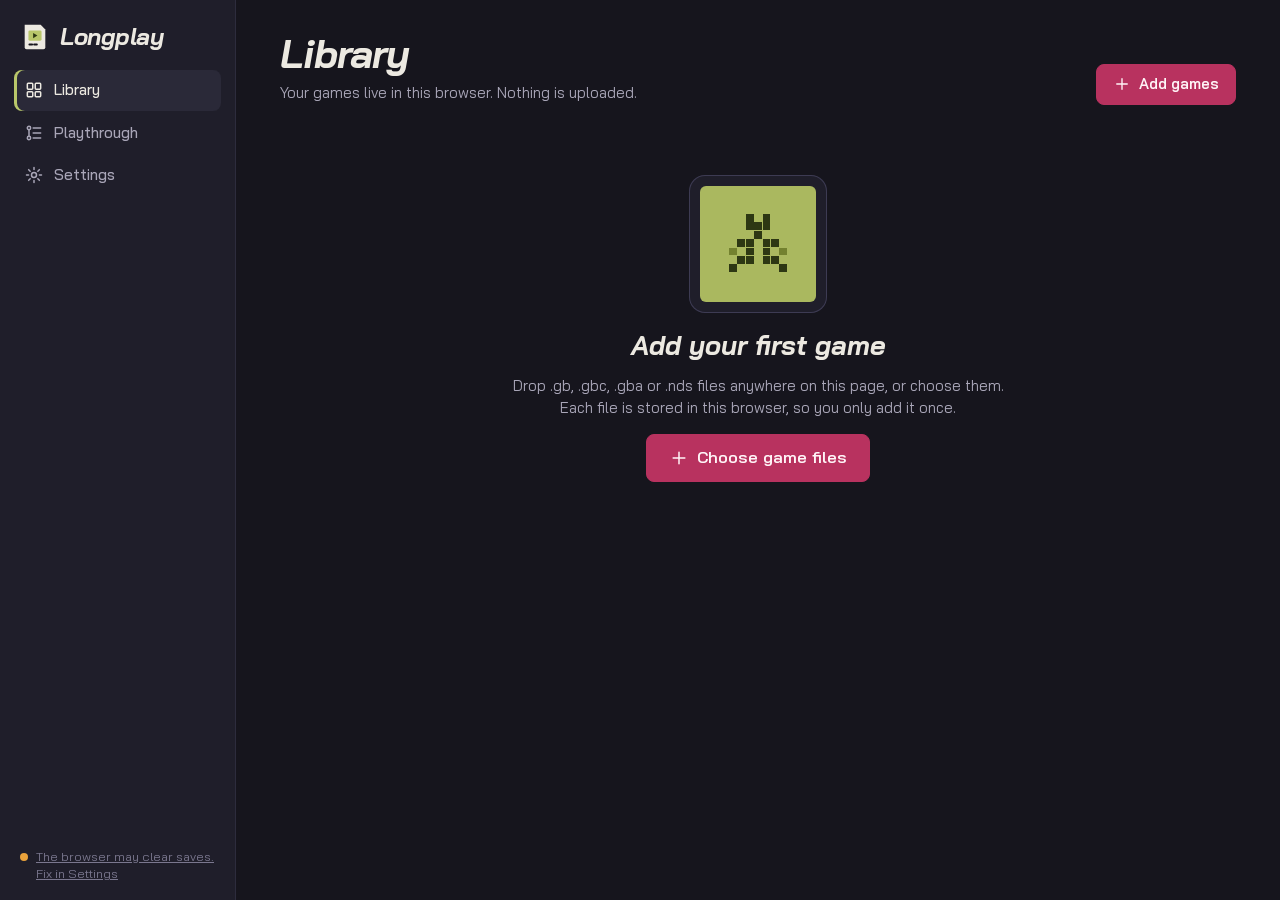
<file: index.html>
<!doctype html>
<html lang="en">
<head>
<meta charset="utf-8">
<meta name="viewport" content="width=device-width, initial-scale=1, viewport-fit=cover">
<meta name="theme-color" content="#16151d">
<meta name="color-scheme" content="dark">
<title>Longplay</title>
<meta name="description" content="Play your own handheld game files in the browser, in release order, with progress saved automatically.">
<link rel="icon" href="icon.svg" type="image/svg+xml">
<link rel="manifest" href="manifest.webmanifest">
<link rel="preload" href="fonts/bai-jamjuree-latin-700-italic.woff2" as="font" type="font/woff2" crossorigin>
<link rel="stylesheet" href="css/app.css">
</head>
<body>
<div class="app" id="app">
  <nav class="rail" aria-label="Main">
    <a class="brand" href="#/library" aria-label="Longplay, library">
      <svg class="brand__mark" viewBox="0 0 32 32" aria-hidden="true"><path d="M5 3h17l5 5v19a2 2 0 0 1-2 2H7a2 2 0 0 1-2-2z" fill="currentColor"/><rect x="9" y="9" width="14" height="11" rx="1.5" fill="#b9c76a"/><path d="M14 11.8v5.4l4.6-2.7z" fill="#2d3713"/><path d="M10 24h3M15 24h3" stroke="#16151d" stroke-width="2" stroke-linecap="round"/></svg>
      <span class="brand__name">Longplay</span>
    </a>
    <button class="rail__continue" id="continue" type="button" hidden></button>
    <ul class="rail__nav">
      <li><a href="#/library" data-nav="library"><span data-icon="shelf"></span><span>Library</span></a></li>
      <li><a href="#/playthrough" data-nav="playthrough"><span data-icon="route"></span><span>Playthrough</span></a></li>
      <li><a href="#/settings" data-nav="settings"><span data-icon="gear"></span><span>Settings</span></a></li>
    </ul>
    <p class="rail__foot" id="rail-foot"></p>
  </nav>
  <main class="main" id="main">
    <section class="view" id="view-library" aria-label="Library"></section>
    <section class="view" id="view-playthrough" aria-label="Playthrough" hidden></section>
    <section class="view" id="view-settings" aria-label="Settings" hidden></section>
  </main>
</div>
<section class="player" id="view-player" aria-label="Player" hidden></section>
<div class="dropveil" id="dropveil" hidden><p>Drop game files to add them</p></div>
<div class="toasts" id="toasts" aria-live="polite"></div>
<noscript><p style="padding:24px;font:16px system-ui;color:#ece9e1;background:#16151d">Longplay needs JavaScript to run the emulator.</p></noscript>
<script type="module" src="js/app.js"></script>
</body>
</html>
</file>
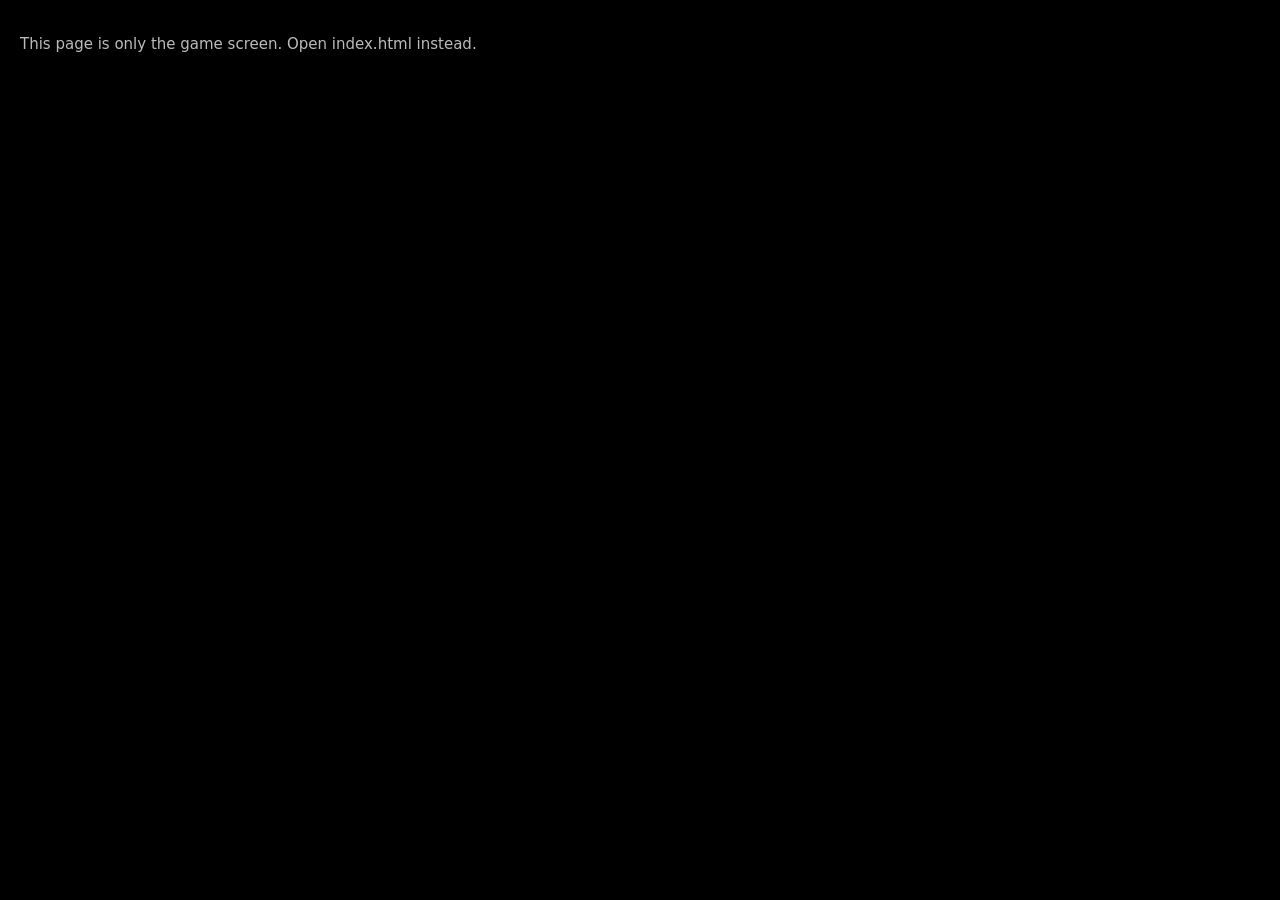
<file: player.html>
<!doctype html>
<html lang="en">
<head>
<meta charset="utf-8">
<meta name="viewport" content="width=device-width, initial-scale=1, viewport-fit=cover">
<meta name="robots" content="noindex">
<title>Game screen</title>
<style>
  html, body { margin: 0; width: 100%; height: 100%; background: #000; overflow: hidden;
    touch-action: none; -webkit-user-select: none; user-select: none; -webkit-touch-callout: none; }
  #game { position: absolute; inset: 0; background: #000; outline: none; }
  /* Longplay draws every control itself, so the emulator's own menus and prompts stay hidden. */
  #game > :not(.ejs_game):not(.ejs_canvas_parent) { display: none !important; }
  #game canvas { display: block; width: 100%; height: 100%; image-rendering: pixelated !important; }
  html.smooth #game canvas { image-rendering: auto !important; }
</style>
</head>
<body>
<div id="game"></div>
<script src="js/player-frame.js"></script>
</body>
</html>
</file>
<file: css/app.css>
/* Longplay. Palette: dark handheld shell, olive dot-matrix LCD, raspberry action buttons. */

@font-face { font-family: "Bai Jamjuree"; src: url("../fonts/bai-jamjuree-latin-400-normal.woff2") format("woff2"); font-weight: 400; font-style: normal; font-display: swap; }
@font-face { font-family: "Bai Jamjuree"; src: url("../fonts/bai-jamjuree-latin-500-normal.woff2") format("woff2"); font-weight: 500; font-style: normal; font-display: swap; }
@font-face { font-family: "Bai Jamjuree"; src: url("../fonts/bai-jamjuree-latin-600-normal.woff2") format("woff2"); font-weight: 600; font-style: normal; font-display: swap; }
@font-face { font-family: "Bai Jamjuree"; src: url("../fonts/bai-jamjuree-latin-700-normal.woff2") format("woff2"); font-weight: 700; font-style: normal; font-display: swap; }
@font-face { font-family: "Bai Jamjuree"; src: url("../fonts/bai-jamjuree-latin-600-italic.woff2") format("woff2"); font-weight: 600; font-style: italic; font-display: swap; }
@font-face { font-family: "Bai Jamjuree"; src: url("../fonts/bai-jamjuree-latin-700-italic.woff2") format("woff2"); font-weight: 700; font-style: italic; font-display: swap; }

:root {
  --shell: #16151d;
  --panel: #1f1e2a;
  --raised: #2a2938;
  --line: #3d3b53;
  --line-soft: #2d2c3d;
  --ink: #ece9e1;
  --ink-dim: #a9a6b8;
  --ink-faint: #7a778e;
  --lcd: #b9c76a;
  --lcd-bg: #aab85f;
  --lcd-mid: #73812f;
  --lcd-deep: #2d3713;
  --btn: #b8325f;
  --btn-hi: #cf4070;
  --btn-ink: #fff4f7;
  --amber: #e9a23b;
  --red: #ff5a4d;
  --font: "Bai Jamjuree", ui-sans-serif, system-ui, -apple-system, "Segoe UI", Roboto, sans-serif;
  --display: italic 700 1em/1.15 var(--font);
}

*, *::before, *::after { box-sizing: border-box; }
html { color-scheme: dark; -webkit-text-size-adjust: 100%; }
body { margin: 0; min-height: 100dvh; background: var(--shell); color: var(--ink); font: 400 15px/1.5 var(--font); }
[hidden] { display: none !important; }
h1, h2, h3, p, dl { margin: 0; }
button, input, select, textarea { font: inherit; color: inherit; }
a { color: inherit; }
:focus-visible { outline: 2px solid var(--lcd); outline-offset: 2px; }
.icon { flex: none; display: block; }
.dim { color: var(--ink-dim); }
.warn { color: var(--amber); }

/* ---- Shell ---------------------------------------------------------------------------------- */
.app { display: grid; grid-template-columns: 236px minmax(0, 1fr); min-height: 100dvh; }
.rail { position: sticky; top: 0; height: 100dvh; display: flex; flex-direction: column; gap: 18px; padding: 22px 14px 18px; background: var(--panel); border-right: 1px solid var(--line-soft); }
.brand { display: flex; align-items: center; gap: 10px; padding: 0 6px; text-decoration: none; }
.brand__mark { width: 30px; height: 30px; color: var(--ink); }
.brand__name { font: var(--display); font-size: 24px; letter-spacing: -0.02em; }
.brand--top { display: none; }
.rail__continue { display: flex; align-items: center; gap: 10px; padding: 10px 12px; border: 0; border-radius: 10px; background: var(--btn); color: var(--btn-ink); text-align: left; cursor: pointer; }
.rail__continue:hover { background: var(--btn-hi); }
.rail__continue-text { display: flex; flex-direction: column; min-width: 0; line-height: 1.25; }
.rail__continue-text b { font-weight: 700; }
.rail__continue-text small { font-size: 12.5px; opacity: 0.88; white-space: nowrap; overflow: hidden; text-overflow: ellipsis; }
.rail__nav { list-style: none; margin: 0; padding: 0; display: flex; flex-direction: column; gap: 2px; }
.rail__nav a { display: flex; align-items: center; gap: 10px; padding: 9px 10px; border-radius: 8px; color: var(--ink-dim); font-weight: 500; text-decoration: none; }
.rail__nav a:hover { color: var(--ink); background: var(--raised); }
.rail__nav a.is-on { color: var(--ink); background: var(--raised); box-shadow: inset 3px 0 0 var(--lcd); }
.rail__foot { margin-top: auto; padding: 0 6px; display: flex; gap: 8px; align-items: baseline; font-size: 12.5px; line-height: 1.35; color: var(--ink-faint); }
.dot { flex: none; display: inline-block; width: 8px; height: 8px; border-radius: 50%; }
.dot--ok { background: var(--lcd); }
.dot--warn { background: var(--amber); }
.main { min-width: 0; padding: 30px clamp(18px, 4vw, 44px) 64px; }
.view { max-width: 1180px; }
.viewhead { display: flex; flex-wrap: wrap; align-items: flex-end; justify-content: space-between; gap: 14px 16px; margin-bottom: 22px; }
.viewhead__title { font: var(--display); font-size: clamp(30px, 4vw, 40px); letter-spacing: -0.025em; }
.viewhead__sub { margin-top: 6px; color: var(--ink-dim); }
.viewhead__acts { display: flex; align-items: center; gap: 10px; }

@media (max-width: 780px) {
  .app { grid-template-columns: minmax(0, 1fr); }
  .rail { position: fixed; inset: auto 0 0 0; z-index: 20; height: auto; flex-direction: row; align-items: center; gap: 6px; padding: 6px 10px calc(6px + env(safe-area-inset-bottom)); border-right: 0; border-top: 1px solid var(--line-soft); }
  .rail .brand, .rail__foot { display: none; }
  .brand--top { display: flex; margin-bottom: 16px; padding: 0; }
  .rail__nav { flex: 1; flex-direction: row; justify-content: space-around; }
  .rail__nav a { flex-direction: column; gap: 2px; padding: 6px 12px; font-size: 11.5px; }
  .rail__nav a.is-on { box-shadow: inset 0 -3px 0 var(--lcd); }
  .rail__continue { padding: 9px 12px; }
  .rail__continue-text small { display: none; }
  .main { padding: 18px 14px 100px; }
}

/* ---- Controls ------------------------------------------------------------------------------- */
.btn { display: inline-flex; align-items: center; justify-content: center; gap: 8px; min-height: 40px; padding: 8px 16px; border: 1px solid var(--line); border-radius: 8px; background: var(--raised); color: var(--ink); font-weight: 600; white-space: nowrap; text-decoration: none; cursor: pointer; }
.btn:hover { border-color: var(--ink-faint); }
.btn:disabled { opacity: 0.45; cursor: not-allowed; }
.btn--primary { background: var(--btn); border-color: var(--btn); color: var(--btn-ink); }
.btn--primary:hover { background: var(--btn-hi); border-color: var(--btn-hi); }
.btn--danger { background: transparent; border-color: #7a2f38; color: #ff9a8f; }
.btn--danger:hover { background: #3a1c22; border-color: #a8424d; }
.btn--quiet { background: transparent; }
.btn--small { min-height: 32px; padding: 4px 11px; border-radius: 7px; font-size: 13.5px; }
.btn--big { min-height: 48px; padding: 10px 22px; font-size: 16.5px; }
.btn--wide { width: 100%; }
.btn.is-armed, .iconbtn.is-armed { border-color: var(--amber); color: var(--amber); }
.iconbtn { flex: none; display: inline-grid; place-items: center; width: 40px; height: 40px; padding: 0; border: 1px solid transparent; border-radius: 8px; background: transparent; color: var(--ink-dim); cursor: pointer; }
.iconbtn:hover { color: var(--ink); background: var(--raised); }
.iconbtn--small { width: 32px; height: 32px; }
.iconbtn[aria-pressed="true"] { color: var(--lcd); background: var(--raised); }
.input, .select { width: 100%; padding: 9px 11px; border: 1px solid var(--line); border-radius: 8px; background: var(--shell); color: var(--ink); }
.select { width: auto; min-height: 40px; padding-right: 30px; cursor: pointer; }
.input--title { font-size: 19px; font-weight: 600; }
.textarea { min-height: 110px; line-height: 1.45; resize: vertical; }
.badge { flex: none; display: inline-block; padding: 1px 6px; border: 1px solid var(--line); border-radius: 4px; color: var(--ink-dim); font-size: 11px; font-weight: 700; letter-spacing: 0.04em; line-height: 1.5; }
.check { display: inline-flex; align-items: center; gap: 7px; color: var(--ink-dim); font-size: 13.5px; cursor: pointer; }
.check input { flex: none; display: grid; place-items: center; width: 18px; height: 18px; margin: 0; border: 1.5px solid var(--ink-faint); border-radius: 5px; -webkit-appearance: none; appearance: none; cursor: pointer; }
.check input:checked { border-color: var(--lcd); background: var(--lcd); }
.check input:checked::after { content: ""; width: 9px; height: 5px; border: 2px solid var(--lcd-deep); border-top: 0; border-right: 0; transform: rotate(-45deg) translate(1px, -1px); }
.check input:checked + span { color: var(--ink); }
.switch { position: relative; display: inline-block; width: 46px; height: 26px; }
.switch input { position: absolute; inset: 0; width: 100%; height: 100%; margin: 0; opacity: 0; cursor: pointer; }
.switch i { position: absolute; inset: 0; border-radius: 999px; background: var(--raised); border: 1px solid var(--line); pointer-events: none; }
.switch i::after { content: ""; position: absolute; top: 3px; left: 3px; width: 18px; height: 18px; border-radius: 50%; background: var(--ink-faint); transition: transform 0.12s; }
.switch input:checked + i { background: var(--lcd); border-color: var(--lcd); }
.switch input:checked + i::after { transform: translateX(20px); background: var(--lcd-deep); }
.switch input:focus-visible + i { outline: 2px solid var(--lcd); outline-offset: 2px; }
.row { display: flex; flex-wrap: wrap; gap: 8px; align-items: center; }
.stack { display: flex; flex-direction: column; gap: 12px; }
.field { display: flex; flex-direction: column; gap: 6px; }
.field__label { font-size: 13.5px; font-weight: 600; }
.field__err { color: #ff9a8f; font-size: 13.5px; }
.kbd { display: inline-block; min-width: 26px; padding: 1px 7px; border: 1px solid var(--line); border-bottom-width: 2px; border-radius: 5px; background: var(--shell); font-size: 12.5px; font-weight: 600; text-align: center; white-space: nowrap; }

/* ---- Library -------------------------------------------------------------------------------- */
.resume { display: grid; grid-template-columns: auto minmax(0, 1fr) auto; gap: 20px; align-items: center; margin-bottom: 30px; padding: 16px 20px 16px 18px; border: 1px solid var(--line-soft); border-radius: 14px; background: var(--panel); }
.resume__screen { display: grid; place-items: center; width: 132px; aspect-ratio: 3 / 2; overflow: hidden; border-radius: 4px; background: #000; box-shadow: 0 0 0 5px #0d0c12; }
.resume__screen--gb, .resume__screen--gbc { width: 112px; aspect-ratio: 10 / 9; }
.resume__screen--nds { width: 72px; aspect-ratio: 2 / 3; }
.resume__screen .label { width: 100%; height: 100%; }
.resume__shot { display: block; width: 100%; height: 100%; object-fit: cover; image-rendering: pixelated; }
.resume__kicker { color: var(--ink-dim); font-size: 13px; }
.resume__title { margin: 2px 0 6px; font: var(--display); font-size: 25px; letter-spacing: -0.015em; }
.resume__line { display: flex; align-items: center; gap: 10px; color: var(--ink-dim); font-size: 14px; }
@media (max-width: 620px) {
  .resume { grid-template-columns: auto minmax(0, 1fr); }
  .resume .btn { grid-column: 1 / -1; }
}

.shelf { display: grid; grid-template-columns: repeat(auto-fill, minmax(168px, 1fr)); gap: 28px 20px; }
.cart--gb { --cart: #4b4a52; }
.cart--gbc { --cart: #4c3e6e; }
.cart--gba { --cart: #34416d; }
.cart--nds { --cart: #2c4b4d; }
.cart__shell { position: relative; padding: 20px 12px 12px; border-radius: 6px 6px 13px 13px; background: var(--cart, #3a3945); box-shadow: inset 0 1px 0 rgba(255, 255, 255, 0.11), inset 0 -3px 0 rgba(0, 0, 0, 0.26); }
.cart__shell::before { content: ""; position: absolute; top: 7px; left: 24%; right: 24%; height: 6px; border-radius: 2px; background: repeating-linear-gradient(90deg, rgba(0, 0, 0, 0.34) 0 3px, transparent 3px 7px); }
.cart__label { position: relative; display: block; width: 100%; aspect-ratio: 1 / 1; padding: 0; overflow: hidden; border: 0; border-radius: 4px; background: var(--lcd-bg); cursor: pointer; }
.label { display: grid; place-items: center; width: 100%; height: 100%; background: var(--lcd-bg) radial-gradient(circle at 1px 1px, rgba(45, 55, 19, 0.17) 1px, transparent 1.3px) 0 0 / 6px 6px; }
.sprite { width: 80%; height: 80%; shape-rendering: crispEdges; }
.sprite__ink { fill: var(--lcd-deep); }
.sprite__mid { fill: var(--lcd-mid); }
.label__img { display: block; width: 100%; height: 100%; object-fit: cover; }
.cart__go { position: absolute; inset: 0; display: grid; place-items: center; background: rgba(22, 21, 29, 0.58); color: #fff; opacity: 0; transition: opacity 0.12s; }
.cart__label:hover .cart__go, .cart__label:focus-visible .cart__go { opacity: 1; }
.cart__stamp { position: absolute; top: -9px; right: -6px; display: inline-flex; align-items: center; gap: 4px; padding: 2px 9px 2px 6px; border-radius: 999px; background: var(--lcd); color: var(--lcd-deep); font-size: 12px; font-weight: 700; transform: rotate(4deg); }
.cart.is-missing .cart__label { filter: grayscale(1) opacity(0.5); }
.cart__meta { padding: 10px 2px 0; }
.cart__title { display: -webkit-box; min-height: 2.5em; overflow: hidden; font-size: 15.5px; font-weight: 600; line-height: 1.25; -webkit-box-orient: vertical; -webkit-line-clamp: 2; line-clamp: 2; }
.cart__line { display: flex; align-items: center; gap: 8px; margin-top: 4px; font-size: 13px; }
.cart__foot { display: flex; align-items: center; justify-content: space-between; margin-top: 6px; }

.empty { display: flex; flex-direction: column; align-items: center; gap: 14px; max-width: 520px; margin: 9vh auto 0; text-align: center; }
.empty__slot { display: grid; place-items: center; width: 116px; aspect-ratio: 1; margin-bottom: 14px; border-radius: 6px; background: var(--lcd-bg); box-shadow: 0 0 0 10px var(--panel), 0 0 0 11px var(--line); }
.empty h2 { font: var(--display); font-size: 27px; }
.empty p { color: var(--ink-dim); }

/* ---- Playthrough ---------------------------------------------------------------------------- */
.progress { display: grid; grid-template-columns: minmax(0, 1fr) auto; gap: 12px 20px; align-items: center; margin-bottom: 20px; padding: 16px 18px; border: 1px solid var(--line-soft); border-radius: 14px; background: var(--panel); }
.progress__text { display: flex; flex-wrap: wrap; align-items: baseline; gap: 4px 18px; }
.progress__text strong { font-size: 18px; }
.progress__text span { color: var(--ink-dim); }
.progress__text b { color: var(--ink); }
.progress__bar { grid-column: 1 / -1; grid-row: 2; display: flex; gap: 3px; height: 10px; }
.progress > .btn { grid-column: 2; grid-row: 1; }
.progress__bar i { flex: 1; border-radius: 2px; background: var(--raised); }
.progress__bar i.is-done { background: var(--lcd); }
.progress__bar i.is-next { background: var(--btn); }
.legs { display: flex; flex-direction: column; gap: 6px; margin: 0; padding: 0; list-style: none; }
.leg { display: grid; grid-template-columns: 32px 30px 108px minmax(0, 1fr) auto auto auto; gap: 10px; align-items: center; padding: 8px 12px 8px 4px; border: 1px solid transparent; border-radius: 10px; background: var(--panel); }
.leg.is-next { border-color: var(--btn); background: #281d2c; }
.leg.is-done .leg__title { color: var(--ink-dim); }
.leg.is-dragging { border-color: var(--lcd); background: var(--raised); box-shadow: 0 12px 26px -12px #000; }
.leg__grip { display: grid; place-items: center; width: 32px; height: 40px; padding: 0; border: 0; border-radius: 6px; background: transparent; color: var(--ink-faint); cursor: grab; touch-action: none; }
.leg__grip:hover { color: var(--ink); }
.leg__num { color: var(--ink-faint); font: var(--display); font-size: 18px; font-variant-numeric: tabular-nums; text-align: right; }
.leg.is-next .leg__num { color: #ff8fb3; }
.leg__date { justify-self: start; padding: 3px 7px; border: 1px solid transparent; border-radius: 6px; background: transparent; color: var(--ink-dim); font-size: 13.5px; font-variant-numeric: tabular-nums; white-space: nowrap; cursor: pointer; }
.leg__date:hover { border-color: var(--line); color: var(--ink); }
.leg__date--unset { border-color: rgba(233, 162, 59, 0.45); color: var(--amber); }
.leg__main { display: flex; flex-direction: column; gap: 2px; min-width: 0; }
.leg__title { overflow: hidden; font-weight: 600; white-space: nowrap; text-overflow: ellipsis; }
.leg__sub { display: flex; align-items: center; gap: 8px; color: var(--ink-dim); font-size: 12.5px; }
.leg__status { color: var(--lcd); font-weight: 600; }
.leg.is-next .leg__status { color: #ff8fb3; }
@media (max-width: 720px) {
  .leg { grid-template-columns: 28px 22px minmax(0, 1fr) auto auto auto; row-gap: 0; padding-right: 8px; }
  .leg__grip, .leg__num { grid-row: 1 / span 2; }
  .leg__grip { grid-column: 1; }
  .leg__num { grid-column: 2; }
  .leg__main { grid-column: 3; grid-row: 1; }
  .leg__date { grid-column: 3; grid-row: 2; padding-left: 0; font-size: 12.5px; }
  .leg > .check { grid-column: 4; grid-row: 1 / span 2; }
  .leg > .check span { display: none; }
  .leg > .iconbtn { grid-column: 5; grid-row: 1 / span 2; }
  .leg > .btn { grid-column: 6; grid-row: 1 / span 2; }
  .leg__title { display: -webkit-box; white-space: normal; -webkit-box-orient: vertical; -webkit-line-clamp: 2; line-clamp: 2; line-height: 1.25; }
  .leg__sub { flex-wrap: wrap; row-gap: 0; }
  .leg__sub > span { white-space: nowrap; }
  .leg__sub > span:not(.badge):not(.leg__status) { display: none; }
  .progress { grid-template-columns: minmax(0, 1fr); }
  .progress > .btn { grid-column: 1; grid-row: 3; }
}
.dialog--keys { width: min(760px, calc(100vw - 28px)); }

/* ---- Dialogs -------------------------------------------------------------------------------- */
.dialog { width: min(480px, calc(100vw - 28px)); max-height: calc(100dvh - 28px); padding: 0; border: 1px solid var(--line); border-radius: 14px; background: var(--panel); color: var(--ink); box-shadow: 0 30px 80px -20px #000; }
.dialog--wide { width: min(840px, calc(100vw - 28px)); }
.dialog[open] { display: flex; flex-direction: column; }
.dialog::backdrop { background: rgba(10, 9, 14, 0.74); }
.dialog__head { display: flex; align-items: center; justify-content: space-between; gap: 12px; padding: 14px 12px 8px 20px; }
.dialog__title { font: var(--display); font-size: 20px; }
.dialog__body { padding: 4px 20px 18px; overflow: auto; }
.dialog__body p + p { margin-top: 10px; }
.dialog__foot { display: flex; flex-wrap: wrap; justify-content: flex-end; gap: 10px; padding: 12px 20px 16px; border-top: 1px solid var(--line-soft); }
.detail { display: grid; grid-template-columns: 196px minmax(0, 1fr); gap: 24px; }
.detail__side { display: flex; flex-direction: column; gap: 8px; }
.detail__art { aspect-ratio: 1; margin: 8px 8px 12px; overflow: hidden; border-radius: 5px; box-shadow: 0 0 0 8px var(--raised); }
.detail__main { display: flex; flex-direction: column; gap: 14px; min-width: 0; }
.detail__file { display: flex; flex-wrap: wrap; align-items: center; gap: 6px 10px; font-size: 13px; word-break: break-word; }
.facts { display: grid; grid-template-columns: auto minmax(0, 1fr); gap: 7px 18px; align-items: center; font-size: 14px; }
.facts dt { color: var(--ink-dim); }
.facts dd { margin: 0; }
.detail__box { display: flex; flex-direction: column; gap: 8px; padding-top: 12px; border-top: 1px solid var(--line-soft); }
.detail__box h3 { font-size: 14px; font-weight: 700; }
.detail__box p { font-size: 13.5px; }
@media (max-width: 640px) {
  .detail { grid-template-columns: minmax(0, 1fr); gap: 12px; }
  .detail__side { flex-direction: row; flex-wrap: wrap; align-items: center; }
  .detail__art { width: 92px; margin: 8px 12px 8px 8px; }
}

/* ---- Settings ------------------------------------------------------------------------------- */
.panel { margin-bottom: 18px; padding: 18px 20px; border: 1px solid var(--line-soft); border-radius: 14px; background: var(--panel); }
.panel__title { margin-bottom: 4px; font: var(--display); font-size: 21px; }
.panel__sub { max-width: 72ch; margin-bottom: 12px; color: var(--ink-dim); }
.setting { display: grid; grid-template-columns: minmax(0, 1fr) auto; gap: 2px 20px; align-items: center; padding: 12px 0; border-top: 1px solid var(--line-soft); }
.setting__name { font-weight: 600; }
.setting__help { grid-column: 1; max-width: 68ch; color: var(--ink-dim); font-size: 13.5px; }
.setting__ctl { grid-column: 2; grid-row: 1 / span 2; justify-self: end; }
@media (max-width: 640px) {
  .setting { grid-template-columns: minmax(0, 1fr); }
  .setting__ctl { grid-column: 1; grid-row: auto; justify-self: start; margin-top: 6px; }
}
.seg { display: flex; flex-direction: column; gap: 6px; }
.seg__label { color: var(--ink-dim); font-size: 13px; font-weight: 600; }
.seg__opts { display: grid; grid-auto-columns: 1fr; grid-auto-flow: column; overflow: hidden; border: 1px solid var(--line); border-radius: 9px; }
.seg__opt { padding: 8px 10px; border: 0; background: transparent; color: var(--ink-dim); font-size: 14px; font-weight: 600; white-space: nowrap; cursor: pointer; }
.seg__opt + .seg__opt { border-left: 1px solid var(--line); }
.seg__opt.is-on { background: var(--lcd); color: var(--lcd-deep); }
.tablewrap { overflow-x: auto; }
.table { width: 100%; border-collapse: collapse; font-size: 14px; }
.table th { padding: 6px 8px; color: var(--ink-dim); font-size: 12.5px; font-weight: 600; text-align: left; white-space: nowrap; }
.table td { padding: 5px 8px; border-top: 1px solid var(--line-soft); vertical-align: middle; }
.table td.num, .table th.num { text-align: right; font-variant-numeric: tabular-nums; white-space: nowrap; }
.table tr.table__group td { padding-top: 14px; border-top: 0; color: var(--ink-dim); font-size: 12.5px; font-weight: 700; }
.bind { min-width: 124px; padding: 5px 10px; border: 1px solid var(--line); border-radius: 7px; background: var(--shell); color: var(--ink); font-size: 13.5px; font-weight: 600; text-align: center; cursor: pointer; }
.bind:hover { border-color: var(--ink-faint); }
.bind--empty { color: var(--ink-faint); font-weight: 500; }
.bind.is-listening { border-color: var(--btn-hi); color: #ff8fb3; }
.meter { height: 12px; overflow: hidden; border-radius: 6px; background: var(--raised); }
.meter i { display: block; height: 100%; min-width: 2px; background: var(--lcd); }
.keys { display: grid; grid-template-columns: repeat(auto-fill, minmax(230px, 1fr)); gap: 4px 28px; }
.keys__row { display: flex; align-items: center; justify-content: space-between; gap: 12px; padding: 5px 0; border-bottom: 1px solid var(--line-soft); font-size: 14px; }
.keys h3 { grid-column: 1 / -1; margin-top: 10px; color: var(--ink-dim); font-size: 12.5px; font-weight: 700; }
.note { padding: 10px 12px; border-left: 3px solid var(--amber); border-radius: 0 8px 8px 0; background: rgba(233, 162, 59, 0.09); font-size: 13.5px; }
.note--ok { border-left-color: var(--lcd); background: rgba(185, 199, 106, 0.08); }

/* ---- Toasts, drop veil ---------------------------------------------------------------------- */
.toasts { position: fixed; z-index: 100; left: 50%; bottom: 22px; display: flex; flex-direction: column; align-items: center; gap: 8px; width: min(580px, calc(100vw - 24px)); transform: translateX(-50%); pointer-events: none; }
.toast { display: flex; align-items: center; gap: 12px; max-width: 100%; padding: 10px 14px; border-radius: 10px; background: #ece9e1; color: #1b1a22; font-weight: 500; box-shadow: 0 12px 30px -10px #000; pointer-events: auto; animation: rise 0.16s ease-out; }
.toast--error { background: #ffd9d4; color: #4a1410; }
.toast--out { opacity: 0; transition: opacity 0.2s; }
.toast__action { padding: 0; border: 0; background: transparent; color: inherit; font-weight: 700; text-decoration: underline; cursor: pointer; }
@keyframes rise { from { opacity: 0; transform: translateY(6px); } }
@media (max-width: 780px) { .toasts { bottom: 80px; } }
.dropveil { position: fixed; inset: 0; z-index: 90; display: grid; place-items: center; background: rgba(22, 21, 29, 0.88); outline: 3px dashed var(--lcd); outline-offset: -18px; font: var(--display); font-size: 26px; pointer-events: none; }
.fatal { max-width: 560px; margin: 16vh auto; padding: 0 20px; }
.fatal h1 { margin-bottom: 12px; font: var(--display); font-size: 28px; }
.fatal p { margin-top: 10px; color: var(--ink-dim); }

/* ---- Player --------------------------------------------------------------------------------- */
.player { position: fixed; inset: 0; z-index: 30; display: flex; flex-direction: column; background: #0b0a10; }
.player.is-lingering { display: flex !important; z-index: -1; opacity: 0; pointer-events: none; }
.pbar { flex: none; z-index: 6; display: flex; align-items: center; gap: 8px; height: 54px; padding: 0 8px 0 6px; border-bottom: 1px solid var(--line-soft); background: var(--panel); transition: transform 0.18s; }
.pbar__name { display: flex; align-items: center; gap: 8px; min-width: 0; }
.pbar__title { overflow: hidden; font-size: 16px; font-weight: 600; white-space: nowrap; text-overflow: ellipsis; }
.pbar__tools { display: flex; align-items: center; gap: 2px; margin-left: auto; }
.pbar__vol { width: 92px; margin: 0 6px 0 0; accent-color: var(--lcd); }
.saveled { flex: none; display: inline-flex; align-items: center; gap: 7px; margin-left: 6px; color: var(--ink-dim); font-size: 12.5px; white-space: nowrap; }
.saveled__dot { width: 9px; height: 9px; border-radius: 50%; background: #4a4860; }
.saveled--blink .saveled__dot { background: var(--lcd); animation: led 1.5s linear; }
.saveled--warn { color: var(--amber); }
.saveled--warn .saveled__dot { background: var(--amber); }
@keyframes led {
  0%, 28%, 56% { background: var(--red); box-shadow: 0 0 8px var(--red); }
  14%, 42%, 70% { background: #4a4860; box-shadow: none; }
  100% { background: var(--lcd); }
}
.player.is-full .pbar { position: absolute; top: 0; left: 0; right: 0; background: rgba(31, 30, 42, 0.94); }
.player.is-full.bar-away .pbar { transform: translateY(-102%); }
@media (max-width: 760px) {
  .pbar__opt, .saveled__text { display: none; }
}

.stage { position: relative; flex: 1; min-height: 0; overflow: hidden; outline: none; touch-action: none; }
.screen { position: absolute; border-radius: 2px; background: #000; box-shadow: 0 0 0 7px #191822, 0 0 0 8px #2e2d3e; }
.player.is-full .screen { border-radius: 0; box-shadow: none; }
.screen__frame { position: absolute; top: 0; left: 0; display: block; border: 0; background: #000; transform-origin: 0 0; }
.screen__lcd { position: absolute; inset: 0; background-image: linear-gradient(to right, rgba(6, 8, 3, 0.38) var(--line), transparent var(--line)), linear-gradient(to bottom, rgba(6, 8, 3, 0.38) var(--line), transparent var(--line)); background-size: var(--cw) var(--ch); pointer-events: none; }
.cover { position: absolute; inset: 0; z-index: 4; display: flex; flex-direction: column; align-items: center; justify-content: center; gap: 14px; padding: 24px; background: rgba(11, 10, 16, 0.92); text-align: center; }
.cover[data-kind="paused"] { background: rgba(11, 10, 16, 0.5); }
.cover__title { font: var(--display); font-size: 25px; }
.cover__text { max-width: 48ch; color: var(--ink-dim); }
.cover__acts { display: flex; flex-wrap: wrap; justify-content: center; gap: 10px; margin-top: 6px; }
.cover__spin { width: 46px; height: 10px; background: linear-gradient(90deg, var(--lcd) 0 10px, transparent 10px 18px, var(--lcd) 18px 28px, transparent 28px 36px, var(--lcd) 36px 46px); animation: blink 0.9s steps(2, jump-none) infinite; }
@keyframes blink { to { opacity: 0.25; } }
.cover__resume { display: flex; flex-direction: column; align-items: center; gap: 8px; padding: 20px 34px; border: 0; border-radius: 12px; background: transparent; color: var(--ink); font: var(--display); font-size: 23px; cursor: pointer; }
.hud { position: absolute; inset: 0; z-index: 3; display: flex; flex-wrap: wrap; align-items: flex-start; gap: 8px; padding: 12px; pointer-events: none; }
.player.is-full .hud { padding-top: 14px; }
.hud__chip { display: none; align-items: center; gap: 6px; padding: 4px 11px 4px 8px; border: 1px solid var(--line); border-radius: 999px; background: rgba(22, 21, 29, 0.86); font-size: 12.5px; font-weight: 600; }
.hud__chip--ff { color: var(--lcd); }
.hud__chip--rw { color: var(--amber); }
.player.is-ff .hud__chip--ff, .player.is-rewinding .hud__chip--rw, .player.needs-sound .hud__chip--sound { display: inline-flex; }
.hud__flashes { position: absolute; left: 0; right: 0; bottom: 18px; display: flex; flex-direction: column; align-items: center; gap: 6px; }
.hud__flash { padding: 6px 14px; border-radius: 8px; background: rgba(236, 233, 225, 0.95); color: #1b1a22; font-size: 14px; font-weight: 600; animation: rise 0.14s ease-out; }

.drawer { position: absolute; top: 54px; right: 0; bottom: 0; z-index: 8; display: flex; flex-direction: column; width: min(410px, 100%); overflow: hidden; border-left: 1px solid var(--line); background: var(--panel); box-shadow: -24px 0 44px -24px #000; }
.player.is-full .drawer { top: 0; }
.drawer__head { display: flex; align-items: center; justify-content: space-between; padding: 12px 10px 2px 16px; }
.drawer__head h2 { font: var(--display); font-size: 20px; }
.drawer__hint { padding: 0 16px 10px; color: var(--ink-dim); font-size: 13px; }
.slots { display: flex; flex-direction: column; gap: 6px; margin: 0; padding: 0 10px 16px; overflow: auto; list-style: none; }
.slot { display: grid; grid-template-columns: 96px minmax(0, 1fr) auto; gap: 12px; align-items: center; padding: 8px; border: 1px solid transparent; border-radius: 10px; background: var(--raised); }
.slot--current { border-color: var(--lcd); }
.slot--auto { border: 1px dashed var(--line); background: #252332; }
.slot__pic { justify-self: center; display: grid; place-items: center; height: 72px; max-width: 96px; overflow: hidden; border-radius: 3px; background: #000; }
.slot__img { display: block; width: 100%; height: 100%; object-fit: contain; image-rendering: pixelated; }
.slot__none { padding: 0 8px; color: var(--ink-faint); font-size: 12px; }
.slot__info { display: flex; flex-direction: column; gap: 1px; min-width: 0; font-size: 13px; }
.slot__name { font-size: 14.5px; }
.slot__warn { color: var(--amber); font-size: 12px; }
.slot__acts { display: flex; flex-direction: column; align-items: stretch; gap: 5px; }
.slot__acts .iconbtn { align-self: center; }
@media (max-width: 560px) {
  .drawer { top: auto; left: 0; width: 100%; height: 74%; border-top: 1px solid var(--line); border-left: 0; border-radius: 14px 14px 0 0; }
  .player.is-full .drawer { top: auto; }
}

.pmenu { position: absolute; inset: 0; z-index: 9; display: grid; place-items: center; padding: 16px; overflow: auto; background: rgba(11, 10, 16, 0.8); }
.pmenu__panel { display: flex; flex-direction: column; gap: 14px; width: min(470px, 100%); padding: 20px; border: 1px solid var(--line); border-radius: 16px; background: var(--panel); }
.pmenu__title { font: var(--display); font-size: 23px; }
.pmenu__sub { margin-top: -10px; color: var(--ink-dim); font-size: 13.5px; }
.pmenu__grid { display: grid; grid-template-columns: 1fr 1fr; gap: 8px; }
.pmenu__item { display: flex; align-items: center; gap: 10px; padding: 12px; border: 1px solid var(--line); border-radius: 10px; background: var(--raised); color: var(--ink); font-weight: 600; text-align: left; cursor: pointer; }
.pmenu__item:hover { border-color: var(--ink-faint); }
.pmenu__item .is-armed, .pmenu__item span.is-armed { color: var(--amber); }

/* ---- On-screen controls --------------------------------------------------------------------- */
.touch { position: absolute; inset: 0; z-index: 2; pointer-events: none; --tc-alpha: 0.6; }
.tc { position: absolute; display: grid; place-items: center; padding: 0; border: 1.5px solid rgba(236, 233, 225, calc(var(--tc-alpha) * 0.75)); border-radius: 999px; background: rgba(60, 58, 78, calc(var(--tc-alpha) * 0.6)); color: rgba(236, 233, 225, calc(var(--tc-alpha) + 0.3)); font-weight: 700; line-height: 1; pointer-events: auto; touch-action: none; -webkit-user-select: none; user-select: none; -webkit-tap-highlight-color: transparent; }
.tc--round { border-color: rgba(255, 205, 220, calc(var(--tc-alpha) * 0.85)); background: rgba(184, 50, 95, calc(var(--tc-alpha) * 0.75)); }
.tc--pill { border-radius: 12px; font-weight: 600; }
.tc.is-down { background: rgba(236, 233, 225, 0.88); color: #1b1a22; }
.tc--dpad { border-color: transparent; background: transparent; }
.tc__arm, .tc__hub { position: absolute; background: rgba(60, 58, 78, calc(var(--tc-alpha) * 0.85)); }
.tc__arm { border: 1.5px solid rgba(236, 233, 225, calc(var(--tc-alpha) * 0.7)); }
.tc__arm--up { top: 2%; left: 34%; right: 34%; height: 34%; border-bottom: 0; border-radius: 9px 9px 0 0; }
.tc__arm--down { bottom: 2%; left: 34%; right: 34%; height: 34%; border-top: 0; border-radius: 0 0 9px 9px; }
.tc__arm--left { top: 34%; bottom: 34%; left: 2%; width: 34%; border-right: 0; border-radius: 9px 0 0 9px; }
.tc__arm--right { top: 34%; bottom: 34%; right: 2%; width: 34%; border-left: 0; border-radius: 0 9px 9px 0; }
.tc__hub { inset: 34%; }
.tc--dpad.is-up .tc__arm--up, .tc--dpad.is-down .tc__arm--down, .tc--dpad.is-left .tc__arm--left, .tc--dpad.is-right .tc__arm--right { background: rgba(236, 233, 225, 0.88); }
.touch.is-editing { z-index: 7; background: rgba(11, 10, 16, 0.6); pointer-events: auto; }
.touch.is-editing .tc { outline: 1px dashed rgba(236, 233, 225, 0.5); outline-offset: 3px; cursor: move; }
.touch.is-editing .tc.is-selected { outline: 2px solid var(--lcd); }
.tcbar { position: absolute; top: 10px; left: 50%; display: flex; flex-wrap: wrap; align-items: center; justify-content: center; gap: 8px; max-width: calc(100% - 20px); padding: 8px 10px; border: 1px solid var(--line); border-radius: 12px; background: var(--panel); transform: translateX(-50%); pointer-events: auto; }
.tcbar__hint { color: var(--ink-dim); font-size: 13px; }

@media (prefers-reduced-motion: reduce) {
  *, *::before, *::after { animation-duration: 0.01ms !important; animation-iteration-count: 1 !important; transition: none !important; }
}
</file>
